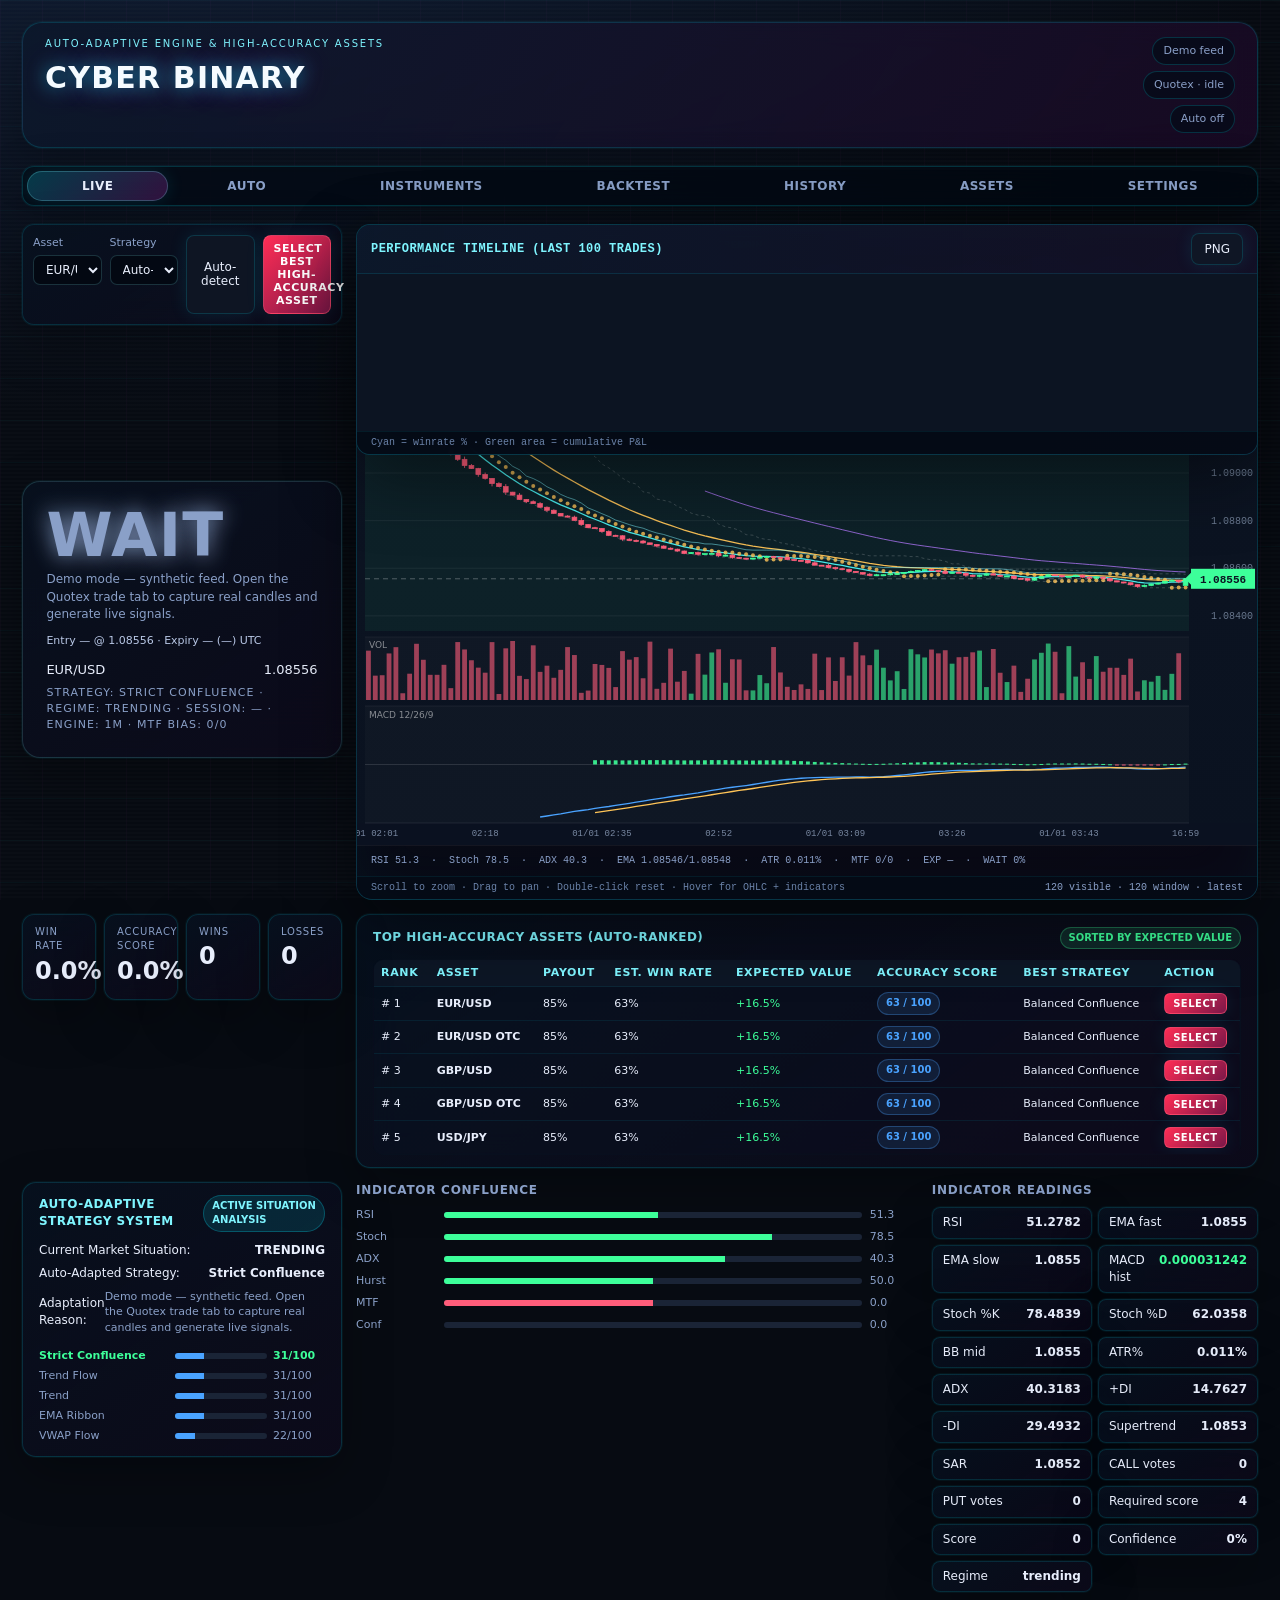
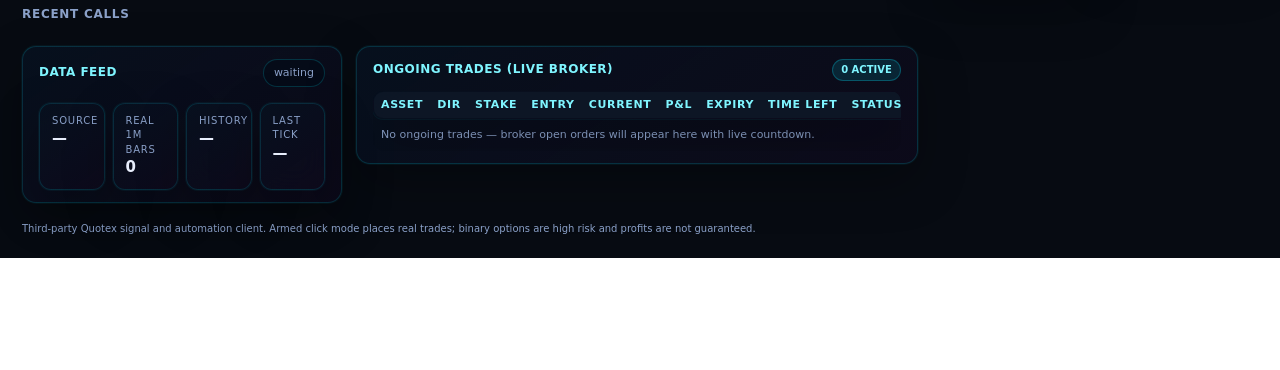
<file: src/dashboard.html>
<!DOCTYPE html>
<html lang="en">
  <head>
    <meta charset="UTF-8" />
    <meta name="viewport" content="width=device-width, initial-scale=1" />
    <title>CYBER BINARY — Quotex Trading Dashboard</title>
    <link rel="stylesheet" href="dashboard.css" />
  </head>
  <body>
    <div class="shell">
      <header class="top">
        <div>
          <p class="kicker" id="app-kicker">Quotex signal &amp; automation dashboard</p>
          <h1>CYBER BINARY</h1>
        </div>
        <div class="top-right">
          <div id="link-state" class="pill dim">Booting…</div>
          <div id="quotex-state" class="pill dim">Quotex · idle</div>
          <div id="auto-state" class="pill dim">Auto off</div>
        </div>
      </header>

      <nav class="tabs" id="tabs">
        <button data-tab="live" class="tab active">Live</button>
        <button data-tab="auto" class="tab">Auto</button>
        <button data-tab="instruments" class="tab">Instruments</button>
        <button data-tab="backtest" class="tab">Backtest</button>
        <button data-tab="history" class="tab">History</button>
        <button data-tab="assets" class="tab">Assets</button>
        <button data-tab="settings" class="tab">Settings</button>
      </nav>

      <!-- ============ LIVE TAB ============ -->
      <section class="tab-pane active" data-pane="live">
        <div class="controls">
          <label class="ctl">
            <span>Asset</span>
            <select id="asset-select"></select>
          </label>
          <label class="ctl">
            <span>Strategy</span>
            <select id="strategy-select">
              <option value="auto_adaptive">Auto-Adaptive (strategy router)</option>
              <option value="high_accuracy">Precision Trend</option>
              <option value="sniper">Strict Confluence</option>
              <option value="turbo_trend">Trend Flow</option>
              <option value="institutional_flow">VWAP Flow</option>
              <option value="confluence">Balanced Confluence</option>
              <option value="trend">Trend</option>
              <option value="breakout">Breakout</option>
              <option value="scalp">1m Scalp</option>
              <option value="otc">OTC Matrix</option>
              <option value="squeeze">Volatility Squeeze</option>
              <option value="ribbon">EMA Ribbon</option>
              <option value="momentum_pulse">Momentum Pulse</option>
            </select>
          </label>
          <button id="refresh-asset" class="ghost-btn">Auto-detect</button>
          <button id="select-best-asset" class="arm-btn small">Select Best High-Accuracy Asset</button>
        </div>

        <section class="hero" id="hero" data-dir="WAIT">
          <div class="dir" id="dir">WAIT</div>
          <div class="reason" id="reason">Warming engine…</div>
          <div class="signal-timing" id="signal-timing">Entry — · Expiry — · Exit —</div>
          <div class="asset-row">
            <span id="asset">—</span>
            <span id="price">—</span>
          </div>
          <div class="regime-row" id="regime-row">regime: —</div>
        </section>

        <!-- v3.0: honest feed status — shows whether real preloaded candles
             reached the engine or it is still waiting for broker history -->
        <section class="card feed-card" id="feed-card">
          <div class="card-header">
            <h3>Data Feed</h3>
            <span id="feed-pill" class="pill dim">waiting</span>
          </div>
          <section class="grid stats">
            <article><span>Source</span><strong id="feed-source">—</strong></article>
            <article><span>Real 1m bars</span><strong id="feed-bars">0</strong></article>
            <article><span>History</span><strong id="feed-history">waiting</strong></article>
            <article><span>Last tick</span><strong id="feed-tick">—</strong></article>
          </section>
        </section>

        <!-- Ongoing Trades Card -->
        <section class="card ongoing-card" id="ongoing-card">
          <div class="card-header">
            <h3>Ongoing Trades (Live Broker)</h3>
            <span id="ongoing-count" class="badge">0 active</span>
          </div>
          <div class="table-wrap">
            <table class="table tight" id="ongoing-table">
              <thead>
                <tr>
                  <th>Asset</th>
                  <th>Dir</th>
                  <th>Stake</th>
                  <th>Entry</th>
                  <th>Current</th>
                  <th>P&L</th>
                  <th>Expiry</th>
                  <th>Time Left</th>
                  <th>Status</th>
                </tr>
              </thead>
              <tbody></tbody>
            </table>
            <div id="ongoing-empty" class="dim-text" style="padding:8px">No ongoing trades — broker open orders will appear here with live countdown.</div>
          </div>
        </section>

        <!-- Auto-Adaptive System Card -->
        <section class="card adaptive-card" id="adaptive-card">
          <div class="card-header">
            <h3>Auto-Adaptive Strategy System</h3>
            <span id="adaptive-status-badge" class="badge">Active Situation Analysis</span>
          </div>
          <div class="adaptive-body">
            <div class="adaptive-row">
              <span>Current Market Situation:</span>
              <strong id="adaptive-regime-label">—</strong>
            </div>
            <div class="adaptive-row">
              <span>Auto-Adapted Strategy:</span>
              <strong id="adaptive-strategy-label">Auto-Adaptive Engine</strong>
            </div>
            <div class="adaptive-row">
              <span>Adaptation Reason:</span>
              <span id="adaptive-reason-text" class="dim-text">Evaluating optimal strategy for situation…</span>
            </div>
            <div class="fitness-meters" id="fitness-meters"></div>
          </div>
        </section>

        <!-- High-Accuracy Assets Card -->
        <section class="card high-accuracy-card">
          <div class="card-header">
            <h3>Top High-Accuracy Assets (Auto-Ranked)</h3>
            <span class="badge green">Sorted by Expected Value</span>
          </div>
          <div class="table-wrap">
            <table class="table tight" id="top-accuracy-table">
              <thead>
                <tr>
                  <th>Rank</th>
                  <th>Asset</th>
                  <th>Payout</th>
                  <th>Est. Win Rate</th>
                  <th>Expected Value</th>
                  <th>Accuracy Score</th>
                  <th>Best Strategy</th>
                  <th>Action</th>
                </tr>
              </thead>
              <tbody></tbody>
            </table>
          </div>
        </section>

        <section class="chart-wrap pro-chart" id="main-chart-wrap">
          <div class="chart-toolbar">
            <div class="chart-toolbar-left">
              <span class="chart-title" id="chart-title">— · 1m</span>
              <span class="chart-price" id="chart-price-badge">—</span>
              <span class="chart-change" id="chart-change-badge"></span>
              <span class="badge" id="chart-regime-badge" style="display:none">—</span>
              <span class="badge blue" id="chart-session-badge" style="display:none">—</span>
            </div>
            <div class="chart-toolbar-right">
              <div class="chart-type-group">
                <button data-chart-type="candle" class="ghost-btn tiny active" title="Candlestick">Candles</button>
                <button data-chart-type="line" class="ghost-btn tiny" title="Line chart">Line</button>
                <button data-chart-type="area" class="ghost-btn tiny" title="Area chart">Area</button>
                <button data-chart-type="heikin" class="ghost-btn tiny" title="Heikin-Ashi">HA</button>
              </div>
              <div class="chart-ind-group">
                <label class="check small"><input type="checkbox" id="chart-ema" checked> EMA</label>
                <label class="check small"><input type="checkbox" id="chart-bb"> BB</label>
                <label class="check small"><input type="checkbox" id="chart-vol" checked> Vol</label>
                <label class="check small"><input type="checkbox" id="chart-macd" checked> MACD</label>
                <label class="check small"><input type="checkbox" id="chart-rsi"> RSI</label>
                <label class="check small"><input type="checkbox" id="chart-orders" checked> Orders</label>
                <label class="check small"><input type="checkbox" id="chart-regime" checked> Regime</label>
                <label class="check small"><input type="checkbox" id="chart-levels" checked> Levels</label>
              </div>
              <button id="chart-reset" class="ghost-btn tiny" title="Reset zoom & pan (double-click chart also resets)">Reset</button>
              <button id="chart-export" class="ghost-btn tiny" title="Export PNG">PNG</button>
              <button id="chart-fullscreen" class="ghost-btn tiny" title="Fullscreen">⛶</button>
            </div>
          </div>
          <div class="chart-canvas-wrap">
            <canvas id="chart" width="800" height="380"></canvas>
            <div id="chart-demo-badge" class="demo-badge" hidden>DEMO DATA — synthetic candles. Open the Quotex trade tab so the extension can capture real candles.</div>
          </div>
          <div class="chart-legend" id="chart-indicator-legend" style="min-height:22px"></div>
          <div class="chart-statusbar">
            <span id="chart-info-left">Scroll to zoom · Drag to pan · Double-click reset · Hover for OHLC + indicators</span>
            <span id="chart-info-right"></span>
          </div>
        </section>

        <section class="grid stats">
          <article><span>Win rate</span><strong id="winrate">—</strong></article>
          <article><span>Accuracy Score</span><strong id="accuracy">—</strong></article>
          <article><span>Wins</span><strong id="wins">0</strong></article>
          <article><span>Losses</span><strong id="losses">0</strong></article>
        </section>

        <section class="chart-wrap pro-chart" id="perf-chart-wrap">
          <div class="chart-toolbar" style="padding:8px 14px">
            <div class="chart-toolbar-left">
              <span class="chart-title">Performance Timeline (last 100 trades)</span>
            </div>
            <div class="chart-toolbar-right">
              <button id="perf-export" class="ghost-btn tiny">PNG</button>
            </div>
          </div>
          <div class="chart-canvas-wrap">
            <canvas id="perf-chart" width="800" height="140"></canvas>
          </div>
          <div class="chart-statusbar">
            <span>Cyan = winrate % · Green area = cumulative P&L</span>
            <span></span>
          </div>
        </section>

        <section class="confluence-section">
          <h2>Indicator Confluence</h2>
          <div class="meters" id="meters"></div>
        </section>

        <section class="readings-section">
          <h2>Indicator Readings</h2>
          <div class="readings" id="readings"></div>
        </section>

        <section class="calls-section">
          <h2>Recent Calls</h2>
          <ul id="history" class="history"></ul>
        </section>
      </section>

      <!-- ============ AUTO TAB ============ -->
      <section class="tab-pane" data-pane="auto">
        <section class="hero small" id="auto-hero">
          <div class="dir" id="auto-mode-label">OFF</div>
          <div class="reason" id="auto-reason">Auto-trade is off. Pick a mode and arm it.</div>
          <div class="account-line" id="auto-account">Account: unknown — waiting for a balance event</div>
        </section>

        <section class="grid stats">
          <article><span>Trades today</span><strong id="trades-today">0</strong></article>
          <article><span>Trades this hour</span><strong id="trades-hour">0</strong></article>
          <article><span>Daily P&amp;L</span><strong id="daily-pnl">0</strong></article>
          <article><span>Last trade</span><strong id="last-trade">—</strong></article>
          <article><span>Martingale step</span><strong id="mg-step">0</strong></article>
        </section>

        <section class="card ongoing-card" id="auto-ongoing-card">
          <div class="card-header">
            <h3>Ongoing Trades</h3>
            <span id="auto-ongoing-count" class="badge">0 active</span>
          </div>
          <div class="table-wrap">
            <table class="table tight" id="auto-ongoing-table">
              <thead>
                <tr>
                  <th>Asset</th>
                  <th>Dir</th>
                  <th>Stake</th>
                  <th>Entry</th>
                  <th>Expiry</th>
                  <th>Time Left</th>
                  <th>Status</th>
                </tr>
              </thead>
              <tbody></tbody>
            </table>
            <div id="auto-ongoing-empty" class="dim-text" style="padding:8px">No active trades.</div>
          </div>
        </section>

        <section class="controls tight">
          <label class="ctl">
            <span>Mode</span>
            <select id="auto-mode">
              <option value="off">Off</option>
              <option value="alerts">Alerts only</option>
              <option value="click">Execute CALL/PUT</option>
            </select>
          </label>
          <label class="ctl">
            <span>Min confidence</span>
            <input type="number" id="min-confidence" min="0" max="100" step="1" value="65" />
          </label>
          <label class="ctl">
            <span>Stake</span>
            <input type="number" id="stake" min="0.1" step="0.1" value="1" />
          </label>
          <label class="ctl">
            <span>Expiry mode</span>
            <select id="expiry-mode">
              <option value="adaptive">Adaptive (dynamic for accuracy)</option>
              <option value="fixed">Fixed</option>
            </select>
          </label>
          <label class="ctl">
            <span>Expiry (min) — fixed mode</span>
            <input type="number" id="expiry" min="0.5" max="1440" step="0.5" value="3" />
          </label>
          <label class="ctl">
            <span>Adaptive min (min)</span>
            <input type="number" id="adaptive-expiry-min" min="0.5" max="1440" step="0.5" value="1" />
          </label>
          <label class="ctl">
            <span>Adaptive max (min)</span>
            <input type="number" id="adaptive-expiry-max" min="0.5" max="1440" step="0.5" value="5" />
          </label>
          <label class="ctl">
            <span>Max / hour</span>
            <input type="number" id="max-hour" min="0" step="1" value="12" />
          </label>
          <label class="ctl">
            <span>Max / day</span>
            <input type="number" id="max-day" min="0" step="1" value="60" />
          </label>
          <label class="ctl">
            <span>Loss cap ($)</span>
            <input type="number" id="loss-cap" min="0" step="1" value="30" />
          </label>
          <label class="ctl">
            <span>Profit cap ($)</span>
            <input type="number" id="profit-cap" min="0" step="1" value="0" />
          </label>
          <label class="ctl">
            <span>Cooldown bars</span>
            <input type="number" id="cooldown" min="0" step="1" value="2" />
          </label>
          <label class="ctl">
            <span>Account</span>
            <select id="account-mode">
              <option value="demo">Demo only (safest)</option>
              <option value="live">Live only</option>
              <option value="any">Any account</option>
            </select>
          </label>
          <label class="ctl">
            <span>Stake mode</span>
            <select id="stake-mode">
              <option value="fixed">Fixed $</option>
              <option value="percent">% of balance</option>
            </select>
          </label>
          <label class="ctl">
            <span>Stake % (0.1-10)</span>
            <input type="number" id="stake-percent" min="0.1" max="10" step="0.1" value="1" />
          </label>
          <label class="ctl">
            <span>Min balance ($)</span>
            <input type="number" id="min-balance" min="0" step="1" value="0" />
          </label>
        </section>

        <section class="card martingale-card">
          <div class="card-header">
            <h3>Martingale Money Management</h3>
            <span id="mg-status" class="badge">off</span>
          </div>
          <section class="controls tight">
            <label class="check" style="grid-column:1/-1">
              <input type="checkbox" id="mg-enabled" />
              Enable Martingale — double down on losses (HIGH RISK)
            </label>
            <label class="ctl">
              <span>Multiplier</span>
              <input type="number" id="mg-multiplier" min="1.1" max="10" step="0.1" value="2" />
            </label>
            <label class="ctl">
              <span>Max steps</span>
              <input type="number" id="mg-maxsteps" min="1" max="10" step="1" value="4" />
            </label>
            <label class="ctl">
              <span>Series cap (% balance, 0=off)</span>
              <input type="number" id="mg-cap" min="0" max="100" step="1" value="0" />
            </label>
          </section>
          <div class="table-wrap">
            <table class="table tight" id="mg-projection">
              <thead><tr><th>Step</th><th>Stake</th><th>Total risked if reached</th></tr></thead>
              <tbody></tbody>
            </table>
          </div>
          <p class="warn" style="margin-top:8px">
            A losing streak multiplies the stake at every step. The table above shows the
            exact cost BEFORE you enable it. The system refuses a step the balance cannot
            fund and resets to the base stake once max steps is exhausted — it never
            doubles past the configured depth. Martingale does not create edge; it only
            reshapes risk. Use a demo account first.
          </p>
        </section>

        <section class="row">
          <button id="arm-btn" class="arm-btn">ARM AUTO</button>
          <button id="test-sound" class="ghost-btn">Test beep</button>
          <label class="check"><input type="checkbox" id="notify-sound" checked /> Sound</label>
          <label class="check"><input type="checkbox" id="notify-desktop" /> Desktop</label>
          <label class="check"><input type="checkbox" id="auto-high-accuracy" checked /> High-Accuracy Asset Filter Only (EV &gt; 0)</label>
        </section>

        <section>
          <h2>Automation Log</h2>
          <ul id="auto-log" class="history small"></ul>
        </section>

        <p class="warn">
          <strong>Execute mode</strong> submits CALL/PUT on the selected main Quotex tab,
          prefers the authenticated page socket, and requires broker confirmation. Its
          conservative DOM fallback never clicks unverified chart/menu icons. Confidence,
          loss, cooldown, and trade-rate caps still apply. Toggle off at any time.
        </p>
      </section>

      <!-- ============ INSTRUMENTS TAB ============ -->
      <section class="tab-pane" data-pane="instruments">
        <section class="hero small" id="qx-hero">
          <div class="dir" id="qx-conn">DISCONNECTED</div>
          <div class="reason" id="qx-conn-reason">Waiting for the page to load.</div>
        </section>

        <section class="grid stats">
          <article><span>Instruments</span><strong id="qx-instr-count">0</strong></article>
          <article><span>Open</span><strong id="qx-open-count">0</strong></article>
          <article><span>OTC</span><strong id="qx-otc-count">0</strong></article>
          <article><span>Balance</span><strong id="qx-balance">—</strong></article>
        </section>

        <section class="controls tight">
          <label class="ctl">
            <span>Filter</span>
            <input type="text" id="qx-filter" placeholder="EUR, BTC, _otc…" />
          </label>
          <label class="ctl">
            <span>Type</span>
            <select id="qx-kind">
              <option value="all">All</option>
              <option value="currency">FX</option>
              <option value="crypto">Crypto</option>
              <option value="commodity">Commodity</option>
              <option value="stock">Stocks</option>
              <option value="index">Index</option>
              <option value="otc">OTC only</option>
            </select>
          </label>
          <label class="check"><input type="checkbox" id="qx-open-only" /> Open only</label>
        </section>

        <section>
          <h2>Detected Instruments</h2>
          <div class="table-wrap">
            <table class="table" id="qx-instr-table">
              <thead>
                <tr>
                  <th>Symbol</th>
                  <th>Name</th>
                  <th>Type</th>
                  <th>Payout</th>
                  <th>Timeframes</th>
                  <th>State</th>
                  <th>Action</th>
                </tr>
              </thead>
              <tbody></tbody>
            </table>
          </div>
        </section>

        <section>
          <h2>Recent Live Orders</h2>
          <ul id="qx-orders" class="history small"></ul>
        </section>

        <p class="disclaimer">
          The instruments list is pushed by the live Quotex WebSocket as soon
          as you load the trade page. The adapter decodes the binary payload
          and exposes the canonical asset IDs used by the broker so the
          engine can recognize any symbol the platform offers.
        </p>
      </section>

      <!-- ============ BACKTEST TAB ============ -->
      <section class="tab-pane" data-pane="backtest">
        <section class="controls tight">
          <label class="ctl">
            <span>History (days)</span>
            <input type="number" id="bt-days" min="1" max="60" step="1" value="7" />
          </label>
          <label class="ctl">
            <span>Horizon (bars/min)</span>
            <input type="number" id="bt-horizon" min="0.5" max="60" step="0.5" value="3" />
          </label>
          <label class="ctl">
            <span>Min confidence</span>
            <input type="number" id="bt-minconf" min="0" max="100" step="1" value="0" />
          </label>
          <label class="ctl">
            <span>Payout %</span>
            <input type="number" id="bt-payout" min="0" max="200" step="1" value="85" />
          </label>
          <label class="ctl">
            <span>Assets</span>
            <select id="bt-kinds">
              <option value="all">All</option>
              <option value="fx">FX</option>
              <option value="crypto">Crypto</option>
              <option value="commodity">Commodities</option>
              <option value="index">Indices</option>
              <option value="otc">OTC (all classes)</option>
            </select>
          </label>
          <label class="check"><input type="checkbox" id="bt-adaptive" /> Adaptive expiry</label>
          <label class="ctl">
            <span>Money plan</span>
            <select id="bt-money">
              <option value="flat">Flat stake</option>
              <option value="martingale">Martingale</option>
            </select>
          </label>
          <label class="ctl">
            <span>MG multiplier</span>
            <input type="number" id="bt-mg-mult" min="1.1" max="10" step="0.1" value="2" />
          </label>
          <label class="ctl">
            <span>MG max steps</span>
            <input type="number" id="bt-mg-steps" min="1" max="10" step="1" value="4" />
          </label>
          <button id="bt-run" class="arm-btn">Run backtest</button>
          <button id="bt-walk" class="ghost-btn" title="Run walk-forward analysis">Walk-Forward</button>
          <button id="bt-export" class="ghost-btn" title="Exports cached real Quotex 1m candles as JSON">Export candles</button>
          <button id="bt-export-trades" class="ghost-btn" title="Export detailed trade log as CSV">Export trades</button>
        </section>

        <section class="grid stats">
          <article><span>Trades</span><strong id="bt-trades">—</strong></article>
          <article><span>Win rate</span><strong id="bt-winrate">—</strong></article>
          <article><span>Expected Value</span><strong id="bt-ev">—</strong></article>
          <article><span>P&amp;L (payout)</span><strong id="bt-pnl">—</strong></article>
          <article><span>Profit Factor</span><strong id="bt-pf">—</strong></article>
          <article><span>Max drawdown</span><strong id="bt-dd">—</strong></article>
          <article><span>Sharpe</span><strong id="bt-sharpe">—</strong></article>
          <article><span>Recovery</span><strong id="bt-recovery">—</strong></article>
          <article><span>Kelly %</span><strong id="bt-kelly">—</strong></article>
          <article><span>Exposure</span><strong id="bt-exposure">—</strong></article>
        </section>

        <section class="bt-subtabs" style="display:flex;gap:6px;margin:12px 0;flex-wrap:wrap">
          <button data-bt-tab="overview" class="ghost-btn active" style="padding:4px 10px">Overview</button>
          <button data-bt-tab="trades" class="ghost-btn" style="padding:4px 10px">Trade Log</button>
          <button data-bt-tab="walk" class="ghost-btn" style="padding:4px 10px">Walk-Forward</button>
          <button data-bt-tab="heatmap" class="ghost-btn" style="padding:4px 10px">Heatmap</button>
        </section>

        <section class="bt-pane active" data-bt-pane="overview">
          <section>
            <div style="display:flex;justify-content:space-between;align-items:center;margin-bottom:8px">
              <h2 style="margin:0">Equity Curve (with Drawdown)</h2>
              <div style="display:flex;gap:6px">
                <button id="bt-equity-export" class="ghost-btn tiny">PNG</button>
                <button id="bt-equity-fullscreen" class="ghost-btn tiny">⛶</button>
              </div>
            </div>
            <div class="chart-wrap pro-chart" id="bt-equity-wrap">
              <div class="chart-canvas-wrap">
                <canvas id="bt-equity" width="800" height="220"></canvas>
              </div>
              <div class="chart-statusbar">
                <span id="bt-equity-info">Green dots = wins · Red = losses · Dashed = peak</span>
                <span></span>
              </div>
            </div>
          </section>

          <section>
            <h2>Per-Strategy (sorted by Expected Value)</h2>
            <div class="table-wrap">
              <table class="table" id="bt-strategies">
                <thead><tr><th>Strategy</th><th>Trades</th><th>Win Rate</th><th>EV</th><th>Profit Factor</th><th>Sharpe</th><th>P&L</th></tr></thead>
                <tbody></tbody>
              </table>
            </div>
          </section>

          <section>
            <h2>Per-Asset (sorted by P&L)</h2>
            <div class="table-wrap">
              <table class="table" id="bt-assets">
                <thead><tr><th>Asset</th><th>Trades</th><th>Win Rate</th><th>EV</th><th>P&L</th><th>PF</th><th>Max DD</th><th>Data</th></tr></thead>
                <tbody></tbody>
              </table>
            </div>
          </section>

          <section class="grid" style="grid-template-columns:1fr 1fr;gap:12px">
            <div>
              <h2>Regime Breakdown</h2>
              <div class="table-wrap">
                <table class="table" id="bt-regimes">
                  <thead><tr><th>Regime</th><th>Trades</th><th>Win Rate</th><th>EV</th><th>P&L</th></tr></thead>
                  <tbody></tbody>
                </table>
              </div>
            </div>
            <div>
              <h2>Expiry Breakdown</h2>
              <div class="table-wrap">
                <table class="table" id="bt-expiry">
                  <thead><tr><th>Expiry</th><th>Trades</th><th>Win Rate</th><th>EV</th><th>P&L</th></tr></thead>
                  <tbody></tbody>
                </table>
              </div>
            </div>
          </section>

          <section class="grid" style="grid-template-columns:1fr 1fr;gap:12px">
            <div>
              <h2>Confidence Calibration</h2>
              <div class="table-wrap">
                <table class="table" id="bt-calib">
                  <thead><tr><th>Predicted</th><th>Trades</th><th>Observed WR</th><th>EV</th></tr></thead>
                  <tbody></tbody>
                </table>
              </div>
            </div>
            <div>
              <h2>Hourly (UTC) Performance</h2>
              <div class="table-wrap">
                <table class="table" id="bt-hours">
                  <thead><tr><th>Hour UTC</th><th>Trades</th><th>Win Rate</th><th>EV</th><th>P&L</th></tr></thead>
                  <tbody></tbody>
                </table>
              </div>
            </div>
          </section>
        </section>

        <section class="bt-pane" data-bt-pane="trades" style="display:none">
          <h2>Detailed Trade Log (last 200 trades)</h2>
          <div class="table-wrap">
            <table class="table tight" id="bt-trades-table">
              <thead><tr><th>#</th><th>Time UTC</th><th>Asset</th><th>Dir</th><th>Entry</th><th>Exit</th><th>Change%</th><th>Conf</th><th>Regime</th><th>Expiry</th><th>Result</th><th>P&L</th></tr></thead>
              <tbody></tbody>
            </table>
          </div>
        </section>

        <section class="bt-pane" data-bt-pane="walk" style="display:none">
          <h2>Walk-Forward Analysis (5 folds, 50% train / 50% test)</h2>
          <div class="table-wrap">
            <table class="table" id="bt-walk-table">
              <thead><tr><th>Fold</th><th>Train WR</th><th>Train P&L</th><th>Test WR</th><th>Test P&L</th><th>Test PF</th><th>Test EV</th><th>Sharpe</th></tr></thead>
              <tbody></tbody>
            </table>
          </div>
          <div class="grid stats" style="margin-top:10px">
            <article><span>Combined Test WR</span><strong id="bt-walk-wr">—</strong></article>
            <article><span>Combined P&L</span><strong id="bt-walk-pnl">—</strong></article>
            <article><span>Avg WR</span><strong id="bt-walk-avg">—</strong></article>
            <article><span>Consistency</span><strong id="bt-walk-cons">—</strong></article>
          </div>
          <p class="disclaimer">Walk-forward tests if the strategy holds across time — high consistency (>60%) suggests robustness, not curve-fitting.</p>
        </section>

        <section class="bt-pane" data-bt-pane="heatmap" style="display:none">
          <h2>Strategy × Asset Heatmap (Win Rate)</h2>
          <div id="bt-heatmap" style="overflow:auto;max-height:400px"></div>
        </section>

        <p class="disclaimer" id="bt-sources"></p>
        <p class="disclaimer">
          Backtests run ONLY on real Quotex candles cached by the extension — no synthetic data is invented.
          Keep the Quotex tab open to collect history before running long backtests.
          Metrics: payout-aware P&L (EV = WR×payout − LR), Profit Factor, Sharpe, Kelly, drawdown.
          Walk-forward assesses robustness. Past results never guarantee future performance.
        </p>
      </section>

      <!-- ============ HISTORY TAB ============ -->
      <section class="tab-pane" data-pane="history">
        <section class="controls tight">
          <label class="ctl">
            <span>Filter dir</span>
            <select id="hist-dir">
              <option value="all">All</option>
              <option value="CALL">CALL</option>
              <option value="PUT">PUT</option>
            </select>
          </label>
          <label class="ctl">
            <span>Outcome</span>
            <select id="hist-outcome">
              <option value="all">All</option>
              <option value="win">Win</option>
              <option value="loss">Loss</option>
            </select>
          </label>
          <label class="ctl">
            <span>Asset</span>
            <select id="hist-asset"><option value="all">All</option></select>
          </label>
          <button id="hist-export" class="ghost-btn">Export CSV</button>
          <button id="hist-clear" class="ghost-btn">Clear</button>
        </section>

        <section class="grid stats">
          <article><span>Trades</span><strong id="hist-count">0</strong></article>
          <article><span>Win rate</span><strong id="hist-wr">—</strong></article>
          <article><span>Wins</span><strong id="hist-wins">0</strong></article>
          <article><span>Losses</span><strong id="hist-losses">0</strong></article>
        </section>

        <section>
          <h2>Filtered Calls</h2>
          <ul id="hist-list" class="history"></ul>
        </section>
      </section>

      <!-- ============ ASSETS TAB ============ -->
      <section class="tab-pane" data-pane="assets">
        <p class="hint">
          Auto-detection reads the visible chart symbol, URL, and page title to pick
          the active asset. High-accuracy assets are automatically scored by expected value. Click any row to switch.
        </p>
        <section class="controls tight">
          <label class="ctl">
            <span>Filter</span>
            <input type="text" id="asset-search-filter" placeholder="EUR, Gold, _otc…" />
          </label>
          <label class="check"><input type="checkbox" id="asset-high-acc-only" /> High Accuracy Only (EV &gt; 0)</label>
        </section>
        <div class="table-wrap">
          <table class="table" id="asset-table">
            <thead>
              <tr>
                <th>Asset</th>
                <th>Class</th>
                <th>Payout</th>
                <th>Accuracy Score</th>
                <th>Expected Value</th>
                <th>Best Strategy</th>
                <th>Historic WR</th>
                <th>Live WR</th>
                <th>Action</th>
              </tr>
            </thead>
            <tbody></tbody>
          </table>
        </div>
      </section>

      <!-- ============ SETTINGS TAB ============ -->
      <section class="tab-pane" data-pane="settings">
        <section>
          <h2>Engine Settings</h2>
          <label class="check"><input type="checkbox" id="set-calibration" checked />
            Calibration: shrink engine confidence toward observed hit rate per bucket
          </label>
          <label class="check"><input type="checkbox" id="set-auto-adaptive" checked />
            Enable Auto-Adaptive Strategy Switching on Market Situation
          </label>
          <label class="check"><input type="checkbox" id="set-auto-high-accuracy" checked />
            High-Accuracy Asset Filter Gate for Auto-Trading
          </label>
        </section>

        <section>
          <h2>Reset &amp; Maintenance</h2>
          <button id="reset-stats" class="ghost-btn">Reset stats &amp; history</button>
        </section>

        <p class="disclaimer">
          Live signals and explicitly armed automated execution. Click mode can
          place real orders. Automation is off by default, and no signal,
          backtest, or execution result is a profit promise.
        </p>
      </section>

      <p class="disclaimer">
        Third-party Quotex signal and automation client. Armed click mode places
        real trades; binary options are high risk and profits are not guaranteed.
      </p>
    </div>
    <script src="lib/indicators.js"></script>
    <script src="lib/assets.js"></script>
    <script src="lib/strategy.js"></script>
    <script src="lib/feed.js"></script>
    <script src="lib/engine.js"></script>
    <script src="lib/asset-selector.js"></script>
    <script src="lib/storage.js"></script>
    <script src="lib/money.js"></script>
    <script src="lib/auto.js"></script>
    <script src="lib/backtest.js"></script>
    <script src="lib/workers.js"></script>
    <script src="lib/quotex.js"></script>
    <script src="lib/charts.js"></script>
    <script src="dashboard.js"></script>
  </body>
</html>
</file>
<file: src/dashboard.css>
:root {
  --bg: #070b12;
  --panel: #101826;
  --panel-2: #0e1726;
  --ink: #e8eefc;
  --muted: #8aa0c8;
  --call: #3dff9a;
  --put: #ff5d7a;
  --line: rgba(255, 255, 255, 0.08);
  --line-2: rgba(255, 255, 255, 0.04);
  --pad: clamp(12px, 3vw, 22px);
  --accent: #4aa3ff;
  --warn: #ffb35d;
}

* { box-sizing: border-box; }

html, body {
  margin: 0;
  min-height: 100%;
  background: radial-gradient(1200px 600px at 10% -10%, #12203a, var(--bg));
  color: var(--ink);
  font: 13px/1.45 ui-sans-serif, system-ui, -apple-system, "Segoe UI", Roboto, sans-serif;
}

.shell {
  width: min(100%, 1480px);
  margin: 0 auto;
  padding: var(--pad);
  display: flex;
  flex-direction: column;
  gap: clamp(10px, 2vh, 18px);
  min-height: 100svh;
}

.top {
  display: flex;
  justify-content: space-between;
  align-items: flex-start;
  gap: 12px;
}

.top-right {
  display: flex;
  flex-direction: column;
  align-items: flex-end;
  gap: 6px;
}

h1 {
  margin: 0;
  font-size: clamp(20px, 4.4vw, 30px);
  letter-spacing: 0.04em;
  color: #f5fbff;
  text-shadow: 0 0 18px rgba(0, 229, 255, 0.55), 0 0 34px rgba(255, 45, 247, 0.3);
}

h2 {
  margin: 0 0 8px;
  font-size: 12px;
  color: var(--muted);
  font-weight: 600;
  letter-spacing: 0.06em;
  text-transform: uppercase;
}

.kicker {
  margin: 0 0 4px;
  text-transform: uppercase;
  letter-spacing: 0.18em;
  font-size: 10px;
  color: #7ff5ff;
}

.pill {
  border-radius: 999px;
  padding: 5px 10px;
  font-size: 11px;
  border: 1px solid rgba(0, 229, 255, 0.18);
  background: rgba(5, 12, 24, 0.72);
  white-space: nowrap;
}
.pill.ok { color: var(--call); box-shadow: inset 0 0 16px rgba(61, 255, 154, 0.12); }
.pill.dim { color: var(--muted); }
.pill.warn { color: var(--warn); }

/* tabs */
.tabs {
  display: flex;
  gap: 4px;
  background: rgba(4, 10, 20, 0.74);
  border: 1px solid rgba(0, 229, 255, 0.18);
  border-radius: 12px;
  padding: 4px;
  overflow-x: auto;
  -webkit-overflow-scrolling: touch;
}
.tab {
  flex: 1 0 auto;
  border: 0;
  background: transparent;
  color: var(--muted);
  padding: 8px 12px;
  border-radius: 99px;
  font-size: 12px;
  font-weight: 600;
  cursor: pointer;
  letter-spacing: 0.04em;
  text-transform: uppercase;
  white-space: nowrap;
}
.tab:hover { color: var(--ink); }
.tab.active {
  background: linear-gradient(135deg, rgba(0, 229, 255, 0.22), rgba(255, 45, 247, 0.18));
  color: var(--ink);
  box-shadow: inset 0 0 0 1px rgba(127, 245, 255, 0.24), 0 0 18px rgba(0, 229, 255, 0.12);
}

.tab-pane { display: none; flex-direction: column; gap: clamp(10px, 2vh, 16px); }
.tab-pane.active { display: flex; }

/* hero */
.hero {
  background: linear-gradient(145deg, rgba(7, 17, 31, 0.88), rgba(14, 10, 28, 0.76));
  border: 1px solid rgba(0, 229, 255, 0.14);
  border-radius: 18px;
  padding: clamp(14px, 2.6vh, 24px);
}
.hero.small { padding: 12px 16px; }

.dir {
  font-size: clamp(36px, 9vw, 60px);
  font-weight: 800;
  line-height: 1;
  letter-spacing: 0.02em;
  text-shadow: 0 0 22px currentColor;
}
.hero[data-dir="CALL"] { border-color: rgba(61, 255, 154, 0.38); }
.hero[data-dir="CALL"] .dir { color: var(--call); }
.hero[data-dir="PUT"] { border-color: rgba(255, 93, 122, 0.38); }
.hero[data-dir="PUT"] .dir { color: var(--put); }
.hero[data-dir="WAIT"] { border-color: rgba(127, 245, 255, 0.16); }
.hero[data-dir="WAIT"] .dir { color: var(--muted); }

.reason { margin-top: 6px; color: var(--muted); font-size: 12px; }
.signal-timing {
  margin-top: 8px;
  color: #b9c8e6;
  font-size: 11px;
  line-height: 1.55;
  font-variant-numeric: tabular-nums;
}
.asset-row {
  margin-top: 12px;
  display: flex;
  justify-content: space-between;
  font-variant-numeric: tabular-nums;
  font-size: 13px;
}
.regime-row {
  margin-top: 6px;
  font-size: 11px;
  color: var(--muted);
  text-transform: uppercase;
  letter-spacing: 0.1em;
}

/* chart */
.chart-wrap {
  background: #0c1422;
  border: 1px solid rgba(0, 229, 255, 0.14);
  border-radius: 14px;
  overflow: hidden;
  box-shadow: inset 0 0 45px rgba(0, 229, 255, 0.04), 0 22px 60px rgba(0,0,0,.36);
}
.chart-wrap canvas { display: block; width: 100%; height: auto; }
.account-line {
  font-size: 12px;
  letter-spacing: 0.06em;
  color: #7fd1c8;
  margin-top: 6px;
}
.account-line.live { color: #ff6b6b; font-weight: 700; }
.account-line.demo { color: #7fd1c8; }
.demo-badge {
  position: absolute;
  top: 10px;
  left: 50%;
  transform: translateX(-50%);
  z-index: 3;
  background: rgba(255, 159, 28, 0.14);
  border: 1px solid rgba(255, 159, 28, 0.55);
  color: #ffb03c;
  font-size: 11px;
  letter-spacing: 0.04em;
  padding: 6px 12px;
  border-radius: 8px;
  pointer-events: none;
  max-width: 92%;
  text-align: center;
}
.chart-wrap { position: relative; }

/* stats grid */
.grid {
  display: grid;
  grid-template-columns: repeat(2, minmax(0, 1fr));
  gap: 8px;
}
@media (min-width: 540px) {
  .grid.stats { grid-template-columns: repeat(4, minmax(0, 1fr)); }
}
.stats article {
  background: linear-gradient(145deg, rgba(7, 17, 31, 0.88), rgba(14, 10, 28, 0.76));
  border: 1px solid rgba(0, 229, 255, 0.14);
  border-radius: 12px;
  padding: 10px 12px;
}
.stats span {
  display: block;
  color: var(--muted);
  font-size: 10px;
  letter-spacing: 0.08em;
  text-transform: uppercase;
}
.stats strong {
  font-size: clamp(18px, 4vw, 24px);
  font-variant-numeric: tabular-nums;
}

/* meters */
.meters { display: grid; gap: 6px; }
.meter {
  display: grid;
  grid-template-columns: 80px 1fr 48px;
  gap: 8px;
  align-items: center;
  font-size: 11px;
  color: var(--muted);
}
.meter.small {
  grid-template-columns: minmax(130px, 1.4fr) 1fr 52px;
  font-size: 11px;
  gap: 6px;
}
.bar {
  height: 6px;
  background: #1a2436;
  border-radius: 99px;
  overflow: hidden;
}
.bar > i { display: block; height: 100%; width: 0; background: var(--accent); transition: width 0.2s ease; }
.bar.call > i { background: var(--call); }
.bar.put > i { background: var(--put); }

/* indicator readings */
.readings {
  display: grid;
  grid-template-columns: repeat(2, minmax(0, 1fr));
  gap: 6px;
}
.reading {
  display: flex;
  justify-content: space-between;
  background: linear-gradient(145deg, rgba(7, 17, 31, 0.88), rgba(14, 10, 28, 0.76));
  border: 1px solid rgba(0, 229, 255, 0.14);
  border-radius: 8px;
  padding: 6px 10px;
  font-size: 12px;
}
.reading b { font-variant-numeric: tabular-nums; font-weight: 600; }
.reading.call b { color: var(--call); }
.reading.put b { color: var(--put); }

/* history */
.history { list-style: none; margin: 0; padding: 0; display: grid; gap: 4px; }
.history.small { font-size: 11px; }
.history li {
  display: grid;
  grid-template-columns: 56px 1fr auto;
  gap: 8px;
  background: linear-gradient(145deg, rgba(7, 17, 31, 0.88), rgba(14, 10, 28, 0.76));
  border: 1px solid rgba(0, 229, 255, 0.14);
  border-radius: 8px;
  padding: 7px 10px;
  font-size: 12px;
}
.history .win { color: var(--call); font-weight: 600; }
.history .loss { color: var(--put); font-weight: 600; }
.history .meta { color: var(--muted); font-size: 11px; }

/* controls */
.controls {
  display: grid;
  grid-template-columns: repeat(2, minmax(0, 1fr));
  gap: 8px;
  background: linear-gradient(145deg, rgba(7, 17, 31, 0.88), rgba(14, 10, 28, 0.76));
  border: 1px solid rgba(0, 229, 255, 0.14);
  border-radius: 12px;
  padding: 10px;
}
@media (min-width: 540px) { .controls { grid-template-columns: repeat(4, minmax(0, 1fr)); } }
.controls.tight { gap: 6px; padding: 8px; }
.ctl { display: flex; flex-direction: column; gap: 4px; font-size: 11px; color: var(--muted); }
.ctl input, .ctl select {
  background: rgba(3, 8, 18, 0.82);
  color: var(--ink);
  border: 1px solid rgba(127, 245, 255, 0.18);
  border-radius: 7px;
  padding: 6px 8px;
  font-size: 12px;
  font-family: inherit;
}
.ctl input:focus, .ctl select:focus { outline: 1px solid var(--accent); }

.row {
  display: flex;
  flex-wrap: wrap;
  gap: 8px;
  align-items: center;
}
.check {
  display: flex;
  gap: 6px;
  align-items: center;
  font-size: 12px;
  color: var(--muted);
  cursor: pointer;
}

button {
  font-family: inherit;
  cursor: pointer;
}
.ghost-btn {
  background: rgba(16, 24, 38, 0.85);
  color: var(--ink);
  border: 1px solid rgba(0, 229, 255, 0.16);
  border-radius: 8px;
  padding: 8px 12px;
  font-size: 12px;
  box-shadow: 0 0 18px rgba(0, 229, 255, 0.10);
}
.ghost-btn:hover { background: #15213a; }
.arm-btn {
  background: linear-gradient(135deg, #ff2d55, #7b1748);
  color: #fff;
  border: 1px solid rgba(255, 93, 122, 0.5);
  border-radius: 8px;
  padding: 10px 14px;
  font-size: 13px;
  font-weight: 700;
  letter-spacing: 0.05em;
  text-transform: uppercase;
  box-shadow: 0 0 18px rgba(0, 229, 255, 0.10);
}
.arm-btn.armed {
  background: linear-gradient(135deg, #16ff9d, #087d58);
  border-color: rgba(61, 255, 154, 0.55);
  animation: pulse 1.6s ease-in-out infinite;
}
@keyframes pulse {
  0%, 100% { box-shadow: 0 0 0 0 rgba(60, 255, 154, 0.5); }
  50% { box-shadow: 0 0 0 8px rgba(60, 255, 154, 0); }
}

.warn {
  background: rgba(255, 179, 93, 0.06);
  border: 1px solid rgba(255, 179, 93, 0.25);
  border-radius: 10px;
  padding: 10px 12px;
  font-size: 11px;
  color: #f0c98a;
  margin: 0;
}
.hint { color: var(--muted); font-size: 11px; margin: 0 0 8px; }

.disclaimer {
  font-size: 10px;
  color: var(--muted);
  margin: 0;
  line-height: 1.5;
}

/* table wrappers */
.table-wrap {
  width: 100%;
  overflow-x: auto;
  -webkit-overflow-scrolling: touch;
  border-radius: 10px;
}

/* tables */
.table {
  width: 100%;
  border-collapse: collapse;
  font-size: 12px;
  background: linear-gradient(145deg, rgba(7, 17, 31, 0.88), rgba(14, 10, 28, 0.76));
  border: 1px solid rgba(0, 229, 255, 0.14);
  border-radius: 10px;
  overflow: hidden;
  display: table;
  table-layout: auto;
}
.table th, .table td {
  text-align: left;
  padding: 8px 10px;
  border-bottom: 1px solid rgba(0, 229, 255, 0.08);
  font-variant-numeric: tabular-nums;
  white-space: nowrap;
}
.table th {
  background: rgba(14, 23, 38, 0.92);
  color: #7ff5ff;
  font-weight: 600;
  text-transform: uppercase;
  font-size: 10px;
  letter-spacing: 0.06em;
}
.table tr:last-child td { border-bottom: 0; }
.table tr:hover td { background: rgba(0, 229, 255, 0.06); }
.table .win { color: var(--call); }
.table .loss { color: var(--put); }
.table .clickable { cursor: pointer; }

/* Card & Auto-Adaptive Cockpit */
.card {
  background: linear-gradient(145deg, rgba(7, 17, 31, 0.88), rgba(14, 10, 28, 0.76));
  border: 1px solid rgba(0, 229, 255, 0.16);
  border-radius: 14px;
  padding: 12px 16px;
  display: flex;
  flex-direction: column;
  gap: 10px;
  box-shadow: 0 0 0 1px rgba(0, 229, 255, 0.05), 0 18px 50px rgba(0, 0, 0, 0.28);
}
.card-header {
  display: flex;
  justify-content: space-between;
  align-items: center;
}
.card-header h3 {
  margin: 0;
  font-size: 12px;
  font-weight: 700;
  color: #7ff5ff;
  letter-spacing: 0.04em;
  text-transform: uppercase;
}
.badge {
  display: inline-block;
  font-size: 10px;
  font-weight: 600;
  padding: 3px 8px;
  border-radius: 99px;
  background: rgba(0, 229, 255, 0.12);
  color: #7ff5ff;
  border: 1px solid rgba(0, 229, 255, 0.25);
  text-transform: uppercase;
}
.badge.green {
  background: rgba(61, 255, 154, 0.12);
  color: #3dff9a;
  border-color: rgba(61, 255, 154, 0.3);
}
.badge.blue {
  background: rgba(74, 163, 255, 0.12);
  color: #4aa3ff;
  border-color: rgba(74, 163, 255, 0.3);
}
.adaptive-body {
  display: flex;
  flex-direction: column;
  gap: 6px;
  font-size: 12px;
}
.adaptive-row {
  display: flex;
  justify-content: space-between;
  align-items: center;
}
.dim-text {
  color: var(--muted);
  font-size: 11px;
}
.fitness-meters {
  display: flex;
  flex-direction: column;
  gap: 4px;
  margin-top: 6px;
}
.meter.selected {
  font-weight: 700;
  color: var(--call);
}
.arm-btn.tiny {
  padding: 4px 8px;
  font-size: 10px;
  border-radius: 6px;
}
.arm-btn.small {
  padding: 6px 10px;
  font-size: 11px;
}

/* Cyberpunk backdrop effects */
body::before {
  content: "";
  position: fixed;
  inset: 0;
  pointer-events: none;
  opacity: 0.28;
  background-image:
    linear-gradient(rgba(0, 229, 255, 0.11) 1px, transparent 1px),
    linear-gradient(90deg, rgba(255, 45, 247, 0.08) 1px, transparent 1px),
    linear-gradient(rgba(255,255,255,0.035) 50%, transparent 50%);
  background-size: 42px 42px, 42px 42px, 100% 4px;
  mix-blend-mode: screen;
}

.top, .tabs, .hero, .stats article, .controls, .chart-wrap, .reading, .history li, .table, .warn {
  box-shadow: 0 0 0 1px rgba(0, 229, 255, 0.05), 0 18px 50px rgba(0, 0, 0, 0.28);
  backdrop-filter: blur(12px);
}
.top {
  padding: 14px clamp(12px, 2vw, 22px);
  border: 1px solid rgba(0, 229, 255, 0.16);
  border-radius: 20px;
  background: linear-gradient(120deg, rgba(12, 24, 43, 0.82), rgba(31, 9, 42, 0.68));
}

/* Desktop 3-column Grid Layout for Live Tab */
@media (min-width: 900px) {
  .tab-pane[data-pane="live"].active {
    display: grid;
    grid-template-columns: minmax(320px, 0.85fr) minmax(480px, 1.55fr) minmax(300px, 0.9fr);
    grid-auto-rows: max-content;
    gap: 14px;
    align-items: start;
  }
  .tab-pane[data-pane="live"] > .controls { grid-column: 1; grid-row: 1; }
  .tab-pane[data-pane="live"] > .hero { grid-column: 1; grid-row: 2; }
  .tab-pane[data-pane="live"] > .grid.stats { grid-column: 1; grid-row: 3; }
  .tab-pane[data-pane="live"] > .adaptive-card { grid-column: 1; grid-row: 4; }

  .tab-pane[data-pane="live"] > .chart-wrap { grid-column: 2 / 4; grid-row: 1 / span 2; }
  .tab-pane[data-pane="live"] > .high-accuracy-card { grid-column: 2 / 4; grid-row: 3; }

  .tab-pane[data-pane="live"] > .confluence-section { grid-column: 2; grid-row: 4; }
  .tab-pane[data-pane="live"] > .readings-section { grid-column: 3; grid-row: 4; }
  .tab-pane[data-pane="live"] > .calls-section { grid-column: 1 / 4; grid-row: 5; }

  .readings { grid-template-columns: repeat(auto-fit, minmax(140px, 1fr)); }
}

@media (orientation: landscape) and (max-height: 700px) {
  :root { --pad: 10px; }
  .shell { gap: 8px; }
  .top { align-items: center; padding-block: 10px; }
  .tabs { position: sticky; top: 0; z-index: 5; }
  .hero { padding: 12px; }
  .dir { font-size: clamp(28px, 8vh, 48px); }
  .stats article { padding: 8px 10px; }
}

@media (max-width: 620px) {
  .top { flex-direction: column; }
  .top-right { width: 100%; align-items: stretch; }
  .pill { text-align: center; }
  .controls { grid-template-columns: 1fr; }
  .readings { grid-template-columns: 1fr; }
  .history li { grid-template-columns: 48px 1fr; }
  .history li > span:last-child { grid-column: 2; }
}

/* Backtest v2.9 improved */
.bt-subtabs { margin: 10px 0; }
.bt-subtabs .ghost-btn.active {
  background: linear-gradient(135deg, rgba(0,229,255,0.22), rgba(255,45,247,0.18));
  color: #e8eefc;
  border-color: rgba(127,245,255,0.3);
}
.bt-pane { animation: fadeIn 0.2s ease; }
@keyframes fadeIn { from { opacity: 0; transform: translateY(4px); } to { opacity: 1; transform: translateY(0); } }
.table.tight th, .table.tight td { padding: 5px 7px; font-size: 11px; }
#bt-heatmap table { min-width: 600px; }
#bt-heatmap td { text-align: center; min-width: 60px; }
#bt-trades-table { font-variant-numeric: tabular-nums; }

/* ===== Pro Charts v3 ===== */
.pro-chart {
  display: flex;
  flex-direction: column;
  background: linear-gradient(145deg, rgba(7,17,31,0.94), rgba(14,10,28,0.86));
  border: 1px solid rgba(0,229,255,0.18);
  border-radius: 16px;
  overflow: hidden;
  box-shadow: inset 0 0 60px rgba(0,229,255,0.05), 0 24px 70px rgba(0,0,0,0.4);
}
.chart-toolbar {
  display: flex;
  justify-content: space-between;
  align-items: center;
  gap: 8px;
  padding: 10px 14px;
  background: linear-gradient(90deg, rgba(12,24,43,0.9), rgba(20,16,38,0.8));
  border-bottom: 1px solid rgba(0,229,255,0.12);
  flex-wrap: wrap;
}
.chart-toolbar-left {
  display: flex;
  align-items: center;
  gap: 10px;
  flex-wrap: wrap;
}
.chart-title {
  font: 600 12px/1 ui-monospace, monospace;
  color: #7ff5ff;
  letter-spacing: 0.04em;
  text-transform: uppercase;
}
.chart-price {
  font: 700 13px/1 ui-monospace, monospace;
  color: #e8eefc;
  background: rgba(0,229,255,0.1);
  border: 1px solid rgba(0,229,255,0.2);
  border-radius: 6px;
  padding: 3px 8px;
}
.chart-price.up { color: #3dff9a; border-color: rgba(61,255,154,0.3); background: rgba(61,255,154,0.1); }
.chart-price.down { color: #ff5d7a; border-color: rgba(255,93,122,0.3); background: rgba(255,93,122,0.1); }
.chart-change {
  font: 600 11px/1 ui-monospace, monospace;
  padding: 2px 6px;
  border-radius: 4px;
}
.chart-change.up { color: #3dff9a; background: rgba(61,255,154,0.12); }
.chart-change.down { color: #ff5d7a; background: rgba(255,93,122,0.12); }

.chart-toolbar-right {
  display: flex;
  align-items: center;
  gap: 10px;
  flex-wrap: wrap;
}
.chart-type-group {
  display: flex;
  gap: 3px;
  background: rgba(0,0,0,0.3);
  border-radius: 8px;
  padding: 2px;
  border: 1px solid rgba(255,255,255,0.06);
}
.chart-type-group .ghost-btn {
  padding: 4px 9px;
  font-size: 10px;
  border-radius: 6px;
  border: none;
  background: transparent;
  box-shadow: none;
}
.chart-type-group .ghost-btn.active {
  background: linear-gradient(135deg, rgba(0,229,255,0.25), rgba(255,45,247,0.15));
  color: #e8eefc;
  border: 1px solid rgba(127,245,255,0.25);
  box-shadow: 0 0 12px rgba(0,229,255,0.15);
}
.chart-ind-group {
  display: flex;
  gap: 8px;
  align-items: center;
  flex-wrap: wrap;
}
.chart-ind-group .check.small {
  font-size: 10px;
  gap: 4px;
  color: #8aa0c8;
  margin: 0;
}
.chart-ind-group .check.small input {
  width: 12px;
  height: 12px;
  accent-color: #4aa3ff;
}

.chart-canvas-wrap {
  position: relative;
  background: #0c1422;
  overflow: hidden;
}
.chart-canvas-wrap canvas {
  display: block;
  width: 100%;
  cursor: crosshair;
}
.chart-statusbar {
  display: flex;
  justify-content: space-between;
  align-items: center;
  padding: 6px 14px;
  background: rgba(4,10,20,0.85);
  border-top: 1px solid rgba(0,229,255,0.08);
  font: 10px/1 ui-monospace, monospace;
  color: #6a82a8;
  gap: 12px;
}
.chart-statusbar span:last-child {
  color: #8aa0c8;
}

/* Tooltip */
.chart-tooltip {
  animation: tooltipIn 0.12s ease;
}
@keyframes tooltipIn {
  from { opacity: 0; transform: translateY(4px); }
  to { opacity: 1; transform: translateY(0); }
}

/* Fullscreen chart */
.pro-chart.fullscreen {
  position: fixed;
  inset: 0;
  z-index: 9999;
  border-radius: 0;
  width: 100vw;
  height: 100vh;
}
.pro-chart.fullscreen .chart-canvas-wrap {
  flex: 1 1 auto;
  min-height: 0;
  display: flex;
  flex-direction: column;
}
.pro-chart.fullscreen canvas {
  flex: 1 1 auto;
  width: 100% !important;
  height: 100% !important;
}

/* Equity chart */
#bt-equity-wrap {
  border-radius: 14px;
}

/* v3.0: Martingale card */
.martingale-card .controls {
  margin: 4px 0 10px;
}
.martingale-card .table {
  font-size: 12px;
}
.martingale-card #mg-projection tbody td {
  padding: 3px 8px;
}

/* v3.0: Data feed card */
.feed-card .grid.stats {
  margin-top: 6px;
}
.feed-card .grid.stats article strong {
  font-size: 15px;
}

/* Responsive toolbar */
@media (max-width: 720px) {
  .chart-toolbar {
    flex-direction: column;
    align-items: stretch;
  }
  .chart-toolbar-right {
    justify-content: space-between;
  }
  .chart-type-group {
    flex: 1;
  }
}

/* Loading skeleton */
.chart-loading {
  position: absolute;
  inset: 0;
  background: linear-gradient(90deg, rgba(12,20,34,0.8) 25%, rgba(20,32,52,0.9) 50%, rgba(12,20,34,0.8) 75%);
  background-size: 200% 100%;
  animation: shimmer 1.2s infinite;
  display: flex;
  align-items: center;
  justify-content: center;
  color: #8aa0c8;
  font: 12px ui-monospace, monospace;
  z-index: 2;
}
@keyframes shimmer {
  0% { background-position: -200% 0; }
  100% { background-position: 200% 0; }
}

/* Chart legend chips */
.chart-legend {
  display: flex;
  gap: 10px;
  flex-wrap: wrap;
  padding: 6px 14px;
  background: rgba(0,0,0,0.2);
  border-top: 1px solid rgba(255,255,255,0.04);
  font: 10px ui-monospace, monospace;
}
.chart-legend-item {
  display: flex;
  align-items: center;
  gap: 4px;
  color: #8aa0c8;
}
.chart-legend-dot {
  width: 10px;
  height: 3px;
  border-radius: 2px;
}

/* Integration enhancements v4 */
.chart-legend {
  display: flex;
  gap: 12px;
  flex-wrap: wrap;
  padding: 8px 14px;
  background: rgba(0,0,0,0.25);
  border-top: 1px solid rgba(255,255,255,0.05);
  font: 10px/1.4 ui-monospace, monospace;
  color: #8aa0c8;
  min-height: 22px;
}
.chart-legend span { white-space: nowrap; }
#chart-regime-badge, #chart-session-badge {
  font-size: 9px;
  padding: 2px 7px;
}
.table tr.clickable:hover {
  background: rgba(0,229,255,0.06);
  cursor: pointer;
}
#bt-trades-table tr:hover {
  background: rgba(0,229,255,0.08) !important;
}
#ongoing-table tr.clickable:hover, #auto-ongoing-table tr.clickable:hover {
  background: rgba(61,255,154,0.08);
}
#perf-chart-wrap {
  border-radius: 14px;
}
</file>
